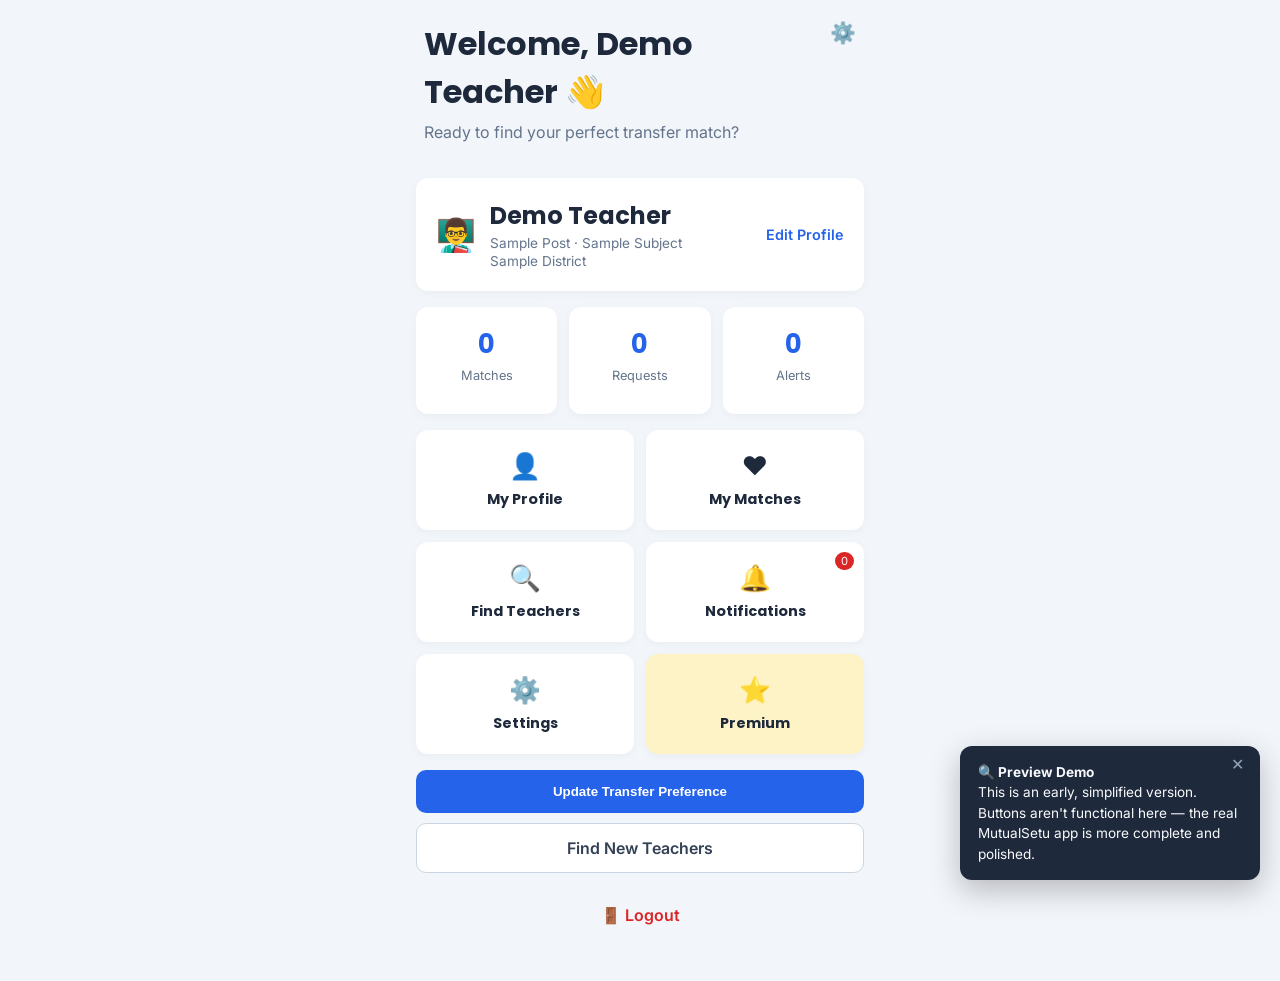
<file: dashboard.html>
<!DOCTYPE html>
<html lang="en">
<head>

<meta charset="UTF-8">
<meta name="viewport" content="width=device-width, initial-scale=1.0">

<title>MutualSetu | Dashboard (Demo)</title>

<meta name="theme-color" content="#2563EB">

<link rel="preconnect" href="https://fonts.googleapis.com">
<link rel="preconnect" href="https://fonts.gstatic.com" crossorigin>
<link href="https://fonts.googleapis.com/css2?family=Inter:wght@400;500;600;700;800&family=Poppins:wght@600;700;800&display=swap" rel="stylesheet">

<style>
  * { box-sizing: border-box; }

  body {
    margin: 0;
    font-family: 'Inter', sans-serif;
    background: #F2F5FA;
    color: #1E293B;
  }

  h1, h2, h3 { font-family: 'Poppins', sans-serif; margin: 0; }

  .dashboard-page { max-width: 480px; margin: 0 auto; padding-bottom: 40px; }

  .dashboard-header {
    display: flex;
    justify-content: space-between;
    align-items: flex-start;
    padding: 20px 24px;
  }
  .dashboard-header p { color: #64748B; margin-top: 6px; }
  .settings-btn {
    text-decoration: none;
    font-size: 1.3rem;
  }

  .profile-card {
    background: #fff;
    margin: 0 16px 16px;
    padding: 20px;
    border-radius: 12px;
    display: flex;
    justify-content: space-between;
    align-items: center;
    box-shadow: 0 2px 8px rgba(0,0,0,0.04);
  }
  .profile-left { display: flex; gap: 14px; align-items: center; }
  .profile-avatar { font-size: 2rem; }
  .profile-left p { margin: 2px 0; color: #64748B; font-size: 0.85rem; }
  .edit-profile { color: #2563EB; text-decoration: none; font-weight: 600; font-size: 0.9rem; }

  .stats-grid {
    display: flex;
    gap: 12px;
    padding: 0 16px 16px;
  }
  .stat-card {
    background: #fff;
    border-radius: 12px;
    padding: 18px;
    flex: 1;
    text-align: center;
    box-shadow: 0 2px 8px rgba(0,0,0,0.04);
  }
  .stat-card h2 { color: #2563EB; font-size: 1.6rem; }
  .stat-card p { color: #64748B; font-size: 0.8rem; margin-top: 4px; }

  .dashboard-grid {
    display: grid;
    grid-template-columns: 1fr 1fr;
    gap: 12px;
    padding: 0 16px 16px;
  }
  .dashboard-item {
    background: #fff;
    border-radius: 12px;
    padding: 20px;
    text-align: center;
    text-decoration: none;
    color: inherit;
    box-shadow: 0 2px 8px rgba(0,0,0,0.04);
    position: relative;
  }
  .dashboard-item .icon { font-size: 1.6rem; margin-bottom: 8px; }
  .dashboard-item h3 { font-size: 0.9rem; }
  .dashboard-item.premium { background: #FEF3C7; }
  .notification-badge {
    position: absolute;
    top: 10px;
    right: 10px;
    background: #DC2626;
    color: #fff;
    font-size: 0.7rem;
    padding: 2px 6px;
    border-radius: 999px;
  }

  .quick-actions {
    display: flex;
    flex-direction: column;
    gap: 10px;
    padding: 0 16px 16px;
  }
  .primary-btn {
    background: #2563EB;
    color: #fff;
    border: none;
    padding: 14px;
    border-radius: 10px;
    font-weight: 600;
    cursor: pointer;
  }
  .secondary-btn {
    background: #fff;
    border: 1px solid #CBD5E1;
    color: #334155;
    padding: 14px;
    border-radius: 10px;
    font-weight: 600;
    text-align: center;
    text-decoration: none;
  }

  .dashboard-footer { padding: 16px; text-align: center; }
  .logout-btn { color: #DC2626; text-decoration: none; font-weight: 600; }
</style>

</head>
<body>

<!-- Demo Notice Toast -->
<div id="demoNotice" style="
  position: fixed;
  bottom: 20px;
  right: 20px;
  max-width: 300px;
  background: #1E293B;
  color: #F8FAFC;
  padding: 16px 18px;
  border-radius: 12px;
  box-shadow: 0 10px 30px rgba(0,0,0,0.25);
  font-family: 'Inter', sans-serif;
  font-size: 0.85rem;
  line-height: 1.5;
  z-index: 9999;
  animation: slideUp 0.4s ease;
">
  <button onclick="document.getElementById('demoNotice').style.display='none'" style="
    position: absolute;
    top: 8px;
    right: 10px;
    background: none;
    border: none;
    color: #94A3B8;
    font-size: 1rem;
    cursor: pointer;
  ">✕</button>
  <strong>🔍 Preview Demo</strong><br>
  This is an early, simplified version. Buttons aren't functional here — the real MutualSetu app is more complete and polished.
</div>

<style>
  @keyframes slideUp {
    from { transform: translateY(20px); opacity: 0; }
    to { transform: translateY(0); opacity: 1; }
  }
</style>

<div class="dashboard-page">

<header class="dashboard-header">
  <div>
    <h1>Welcome, <span id="userName">Demo Teacher</span> 👋</h1>
    <p>Ready to find your perfect transfer match?</p>
  </div>
  <a href="#" class="settings-btn">⚙️</a>
</header>

<div class="profile-card">
  <div class="profile-left">
    <div class="profile-avatar">👨‍🏫</div>
    <div>
      <h2 id="profileName">Demo Teacher</h2>
      <p id="profilePost">Sample Post · Sample Subject</p>
      <p id="profileLocation">Sample District</p>
    </div>
  </div>
  <a href="#" class="edit-profile">Edit Profile</a>
</div>

<div class="stats-grid">
  <div class="stat-card"><h2 id="matchesCount">0</h2><p>Matches</p></div>
  <div class="stat-card"><h2 id="requestsCount">0</h2><p>Requests</p></div>
  <div class="stat-card"><h2 id="alertsCount">0</h2><p>Alerts</p></div>
</div>

<div class="dashboard-grid">
  <a href="#" class="dashboard-item"><div class="icon">👤</div><h3>My Profile</h3></a>
  <a href="#" class="dashboard-item"><div class="icon">❤️</div><h3>My Matches</h3></a>
  <a href="#" class="dashboard-item"><div class="icon">🔍</div><h3>Find Teachers</h3></a>
  <a href="#" class="dashboard-item notification-item">
    <div class="icon">🔔</div><h3>Notifications</h3>
    <span class="notification-badge">0</span>
  </a>
  <a href="#" class="dashboard-item"><div class="icon">⚙️</div><h3>Settings</h3></a>
  <a href="#" class="dashboard-item premium"><div class="icon">⭐</div><h3>Premium</h3></a>
</div>

<div class="quick-actions">
  <button class="primary-btn">Update Transfer Preference</button>
  <a href="#" class="secondary-btn">Find New Teachers</a>
</div>

<div class="dashboard-footer">
  <a href="#" class="logout-btn">🚪 Logout</a>
</div>

</div>

<script>
  // MutualSetu — Dummy Demo Script
  // No real auth, no real data, no real matching logic.
  console.log("MutualSetu demo — static preview only.");
</script>

</body>
</html>
</file>
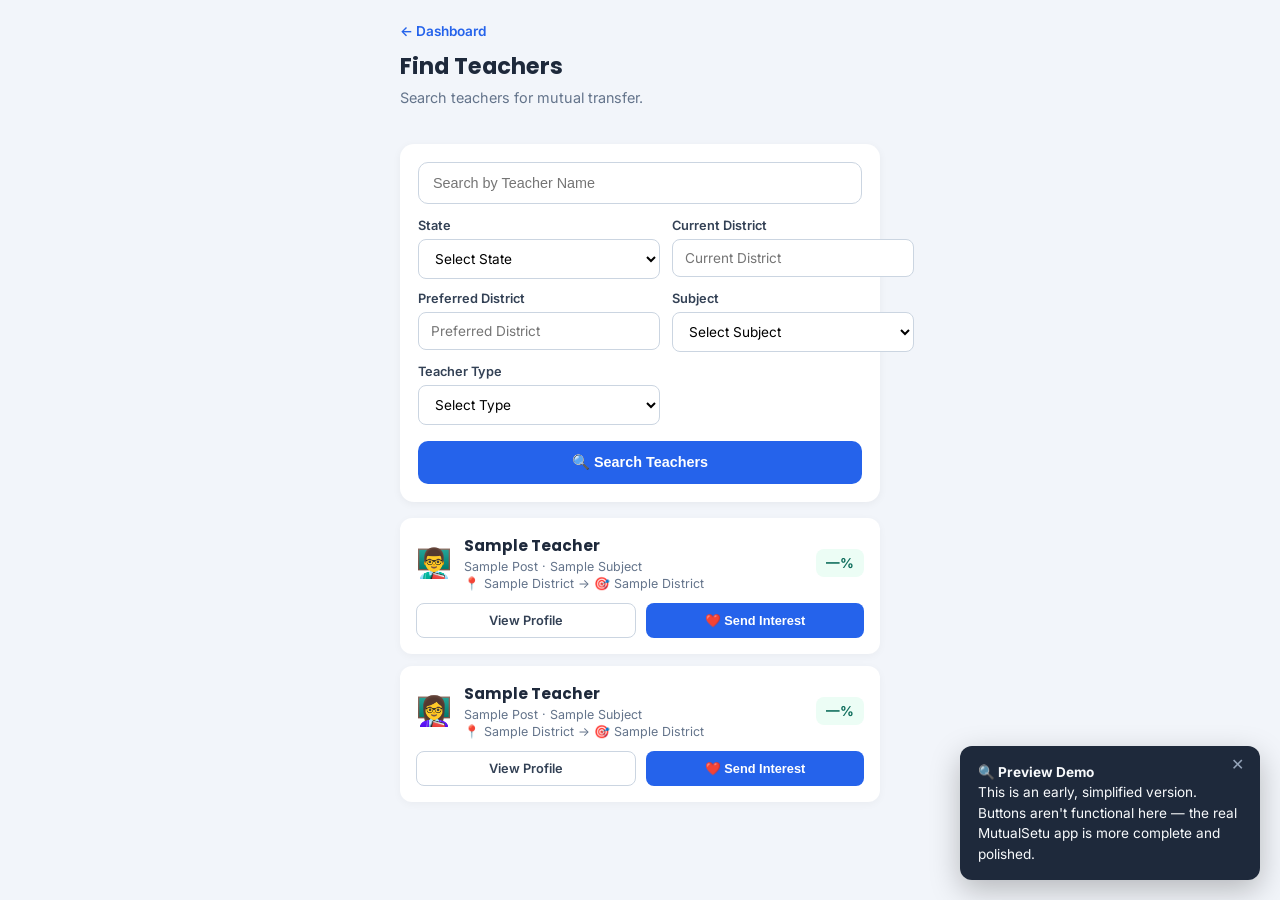
<file: find-teachers.html>
<!DOCTYPE html>
<html lang="en">
<head>

<meta charset="UTF-8">
<meta name="viewport" content="width=device-width, initial-scale=1.0">

<title>MutualSetu | Find Teachers (Demo)</title>

<meta name="theme-color" content="#2563EB">

<link rel="preconnect" href="https://fonts.googleapis.com">
<link rel="preconnect" href="https://fonts.gstatic.com" crossorigin>
<link href="https://fonts.googleapis.com/css2?family=Inter:wght@400;500;600;700;800&family=Poppins:wght@600;700;800&display=swap" rel="stylesheet">

<style>
  * { box-sizing: border-box; }

  body { margin: 0; font-family: 'Inter', sans-serif; background: #F2F5FA; color: #1E293B; }
  h1, h2, h3 { font-family: 'Poppins', sans-serif; margin: 0; }

  .find-page { max-width: 520px; margin: 0 auto; padding-bottom: 40px; }

  .find-header { padding: 20px 20px 8px; }
  .back-btn { display: inline-block; text-decoration: none; color: #2563EB; font-weight: 600; font-size: 0.85rem; margin-bottom: 10px; }
  .find-header h1 { font-size: 1.4rem; }
  .find-header p { color: #64748B; margin-top: 6px; font-size: 0.9rem; }

  .search-card { background: #fff; margin: 16px 20px; padding: 18px; border-radius: 14px; box-shadow: 0 2px 8px rgba(0,0,0,0.05); }
  .search-box input { width: 100%; padding: 12px 14px; border-radius: 10px; border: 1px solid #CBD5E1; font-size: 0.9rem; margin-bottom: 14px; }

  .filter-grid { display: grid; grid-template-columns: 1fr 1fr; gap: 12px; }
  .form-group { display: flex; flex-direction: column; gap: 6px; }
  .form-group label { font-size: 0.8rem; font-weight: 600; color: #334155; }
  .form-group input, .form-group select { padding: 10px 12px; border-radius: 8px; border: 1px solid #CBD5E1; font-size: 0.85rem; font-family: inherit; background: #fff; }

  .search-btn { width: 100%; margin-top: 16px; padding: 13px; background: #2563EB; color: #fff; border: none; border-radius: 10px; font-weight: 600; font-size: 0.9rem; cursor: pointer; }

  .teachers-list { padding: 0 20px; display: flex; flex-direction: column; gap: 12px; }

  .teacher-card { background: #fff; border-radius: 12px; padding: 16px; box-shadow: 0 2px 8px rgba(0,0,0,0.04); }
  .teacher-top { display: flex; align-items: center; gap: 12px; }
  .teacher-avatar { font-size: 1.8rem; }
  .teacher-info { flex: 1; }
  .teacher-info h2 { font-size: 0.95rem; }
  .teacher-info p { font-size: 0.78rem; color: #64748B; margin: 2px 0 0; }
  .match-score { font-weight: 700; font-size: 0.85rem; color: #0F6E5C; background: #ECFDF5; padding: 6px 10px; border-radius: 8px; }
  .teacher-actions { display: flex; gap: 10px; margin-top: 12px; }
  .view-btn, .interest-btn { flex: 1; text-align: center; padding: 9px; border-radius: 8px; font-size: 0.8rem; font-weight: 600; text-decoration: none; cursor: pointer; border: none; }
  .view-btn { background: #fff; border: 1px solid #CBD5E1; color: #334155; }
  .interest-btn { background: #2563EB; color: #fff; }

  @keyframes slideUp {
    from { transform: translateY(20px); opacity: 0; }
    to { transform: translateY(0); opacity: 1; }
  }
</style>

</head>
<body>

<div class="find-page">

<header class="find-header">
  <a href="#" class="back-btn">← Dashboard</a>
  <h1>Find Teachers</h1>
  <p>Search teachers for mutual transfer.</p>
</header>

<section class="search-card">

  <div class="search-box">
    <input type="text" placeholder="Search by Teacher Name">
  </div>

  <div class="filter-grid">

    <div class="form-group">
      <label>State</label>
      <select><option value="">Select State</option><option>Sample State</option></select>
    </div>

    <div class="form-group">
      <label>Current District</label>
      <input type="text" placeholder="Current District">
    </div>

    <div class="form-group">
      <label>Preferred District</label>
      <input type="text" placeholder="Preferred District">
    </div>

    <div class="form-group">
      <label>Subject</label>
      <select><option value="">Select Subject</option><option>Sample Subject</option></select>
    </div>

    <div class="form-group">
      <label>Teacher Type</label>
      <select><option value="">Select Type</option><option>Sample Type</option></select>
    </div>

  </div>

  <button class="search-btn">🔍 Search Teachers</button>

</section>

<section class="teachers-list">

  <div class="teacher-card">
    <div class="teacher-top">
      <div class="teacher-avatar">👨‍🏫</div>
      <div class="teacher-info">
        <h2>Sample Teacher</h2>
        <p>Sample Post · Sample Subject</p>
        <p>📍 Sample District → 🎯 Sample District</p>
      </div>
      <div class="match-score">—%</div>
    </div>
    <div class="teacher-actions">
      <a href="#" class="view-btn">View Profile</a>
      <button class="interest-btn">❤️ Send Interest</button>
    </div>
  </div>

  <div class="teacher-card">
    <div class="teacher-top">
      <div class="teacher-avatar">👩‍🏫</div>
      <div class="teacher-info">
        <h2>Sample Teacher</h2>
        <p>Sample Post · Sample Subject</p>
        <p>📍 Sample District → 🎯 Sample District</p>
      </div>
      <div class="match-score">—%</div>
    </div>
    <div class="teacher-actions">
      <a href="#" class="view-btn">View Profile</a>
      <button class="interest-btn">❤️ Send Interest</button>
    </div>
  </div>

</section>

</div>

<!-- Demo Notice Toast -->
<div id="demoNotice" style="
  position: fixed;
  bottom: 20px;
  right: 20px;
  max-width: 300px;
  background: #1E293B;
  color: #F8FAFC;
  padding: 16px 18px;
  border-radius: 12px;
  box-shadow: 0 10px 30px rgba(0,0,0,0.25);
  font-family: 'Inter', sans-serif;
  font-size: 0.85rem;
  line-height: 1.5;
  z-index: 9999;
  animation: slideUp 0.4s ease;
">
  <button onclick="document.getElementById('demoNotice').style.display='none'" style="
    position: absolute;
    top: 8px;
    right: 10px;
    background: none;
    border: none;
    color: #94A3B8;
    font-size: 1rem;
    cursor: pointer;
  ">✕</button>
  <strong>🔍 Preview Demo</strong><br>
  This is an early, simplified version. Buttons aren't functional here — the real MutualSetu app is more complete and polished.
</div>

<script>
  // MutualSetu — Dummy Demo Script
  // No real auth, storage, search, or
  // matching logic. Sample cards are
  // static — nothing here is live data.
  console.log("MutualSetu demo — static preview only.");
</script>

</body>
</html>
</file>
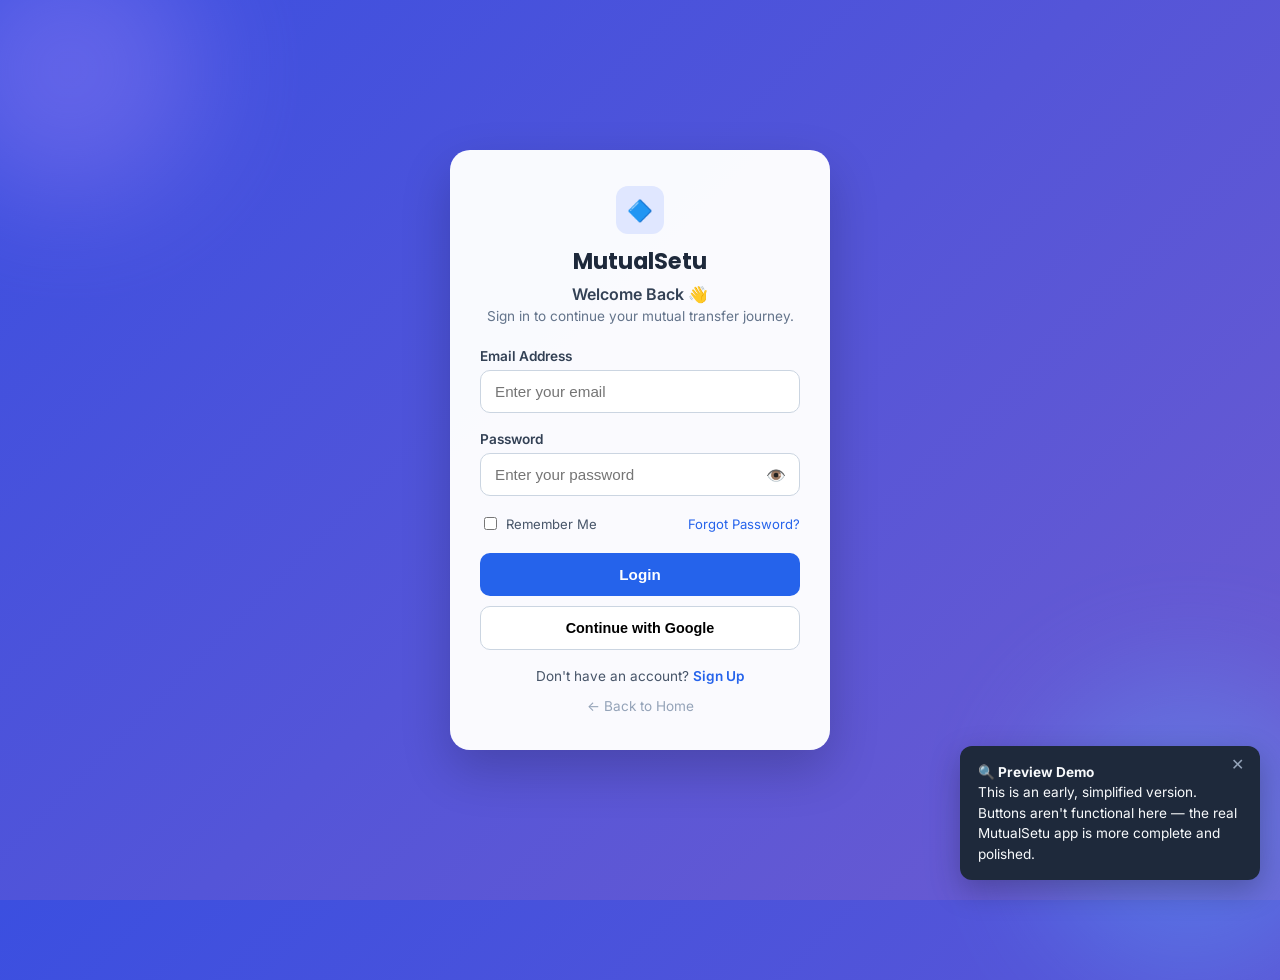
<file: login.html>
<!DOCTYPE html>
<html lang="en">
<head>

<meta charset="UTF-8">
<meta name="viewport" content="width=device-width, initial-scale=1.0">

<title>MutualSetu | Teacher Login (Demo)</title>

<meta name="theme-color" content="#2563EB">

<link rel="preconnect" href="https://fonts.googleapis.com">
<link rel="preconnect" href="https://fonts.gstatic.com" crossorigin>
<link href="https://fonts.googleapis.com/css2?family=Inter:wght@400;500;600;700;800&family=Poppins:wght@600;700;800&display=swap" rel="stylesheet">

<style>
  * { box-sizing: border-box; }

  body {
    margin: 0;
    font-family: 'Inter', sans-serif;
    min-height: 100vh;
    display: flex;
    align-items: center;
    justify-content: center;
    background: linear-gradient(135deg, #3B4FE0 0%, #6D5BD0 100%);
    position: relative;
    overflow: hidden;
    padding: 24px;
  }

  .background-blur { position: absolute; border-radius: 50%; filter: blur(60px); opacity: 0.35; z-index: 0; }
  .blur-one { width: 260px; height: 260px; background: #A78BFA; top: -60px; left: -60px; }
  .blur-two { width: 300px; height: 300px; background: #60A5FA; bottom: -80px; right: -60px; }

  .login-card {
    position: relative;
    z-index: 1;
    background: rgba(255,255,255,0.97);
    border-radius: 20px;
    padding: 36px 30px;
    max-width: 380px;
    width: 100%;
    box-shadow: 0 20px 50px rgba(0,0,0,0.2);
  }

  .logo-section { text-align: center; margin-bottom: 24px; }
  .logo-placeholder { width: 48px; height: 48px; margin: 0 auto 10px; border-radius: 12px; background: #E0E7FF; display: flex; align-items: center; justify-content: center; font-size: 1.3rem; }
  .logo-section h1 { font-family: 'Poppins', sans-serif; font-size: 1.4rem; margin: 0 0 6px; color: #1E293B; }
  .logo-section p { margin: 0; color: #334155; font-weight: 600; }
  .logo-section span { display: block; margin-top: 4px; color: #64748B; font-size: 0.85rem; }

  .input-group { margin-bottom: 18px; }
  .input-group label { display: block; font-size: 0.85rem; font-weight: 600; color: #334155; margin-bottom: 6px; }
  .input-group input { width: 100%; padding: 12px 14px; border-radius: 10px; border: 1px solid #CBD5E1; font-size: 0.95rem; }

  .password-box { position: relative; }
  .password-box input { padding-right: 40px; }
  .eye-btn { position: absolute; right: 8px; top: 50%; transform: translateY(-50%); background: none; border: none; cursor: pointer; font-size: 1rem; }

  .login-options { display: flex; justify-content: space-between; align-items: center; font-size: 0.82rem; margin-bottom: 20px; }
  .remember { display: flex; align-items: center; gap: 6px; color: #475569; }
  .login-options a { color: #2563EB; text-decoration: none; }

  .login-btn { width: 100%; padding: 13px; background: #2563EB; color: #fff; border: none; border-radius: 10px; font-weight: 600; font-size: 0.95rem; cursor: pointer; margin-bottom: 10px; }
  .google-btn { width: 100%; padding: 13px; background: #fff; border: 1px solid #CBD5E1; border-radius: 10px; font-weight: 600; font-size: 0.9rem; cursor: pointer; }

  .bottom-links { text-align: center; margin-top: 18px; font-size: 0.85rem; color: #475569; }
  .bottom-links a { color: #2563EB; text-decoration: none; font-weight: 600; }
  .home-link { display: block; margin-top: 10px; color: #94A3B8 !important; font-weight: 400 !important; }

  @keyframes slideUp {
    from { transform: translateY(20px); opacity: 0; }
    to { transform: translateY(0); opacity: 1; }
  }
</style>

</head>
<body>

<div class="background-blur blur-one"></div>
<div class="background-blur blur-two"></div>

<div class="login-card">

    <div class="logo-section">
        <div class="logo-placeholder">🔷</div>
        <h1>MutualSetu</h1>
        <p>Welcome Back 👋</p>
        <span>Sign in to continue your mutual transfer journey.</span>
    </div>

    <form id="loginForm" onsubmit="return false;">

        <div class="input-group">
            <label>Email Address</label>
            <input type="email" placeholder="Enter your email">
        </div>

        <div class="input-group">
            <label>Password</label>
            <div class="password-box">
                <input type="password" placeholder="Enter your password">
                <button type="button" class="eye-btn">👁️</button>
            </div>
        </div>

        <div class="login-options">
            <label class="remember">
                <input type="checkbox">
                Remember Me
            </label>
            <a href="#">Forgot Password?</a>
        </div>

        <button type="submit" class="login-btn">Login</button>
        <button type="button" class="google-btn">Continue with Google</button>

    </form>

    <div class="bottom-links">
        <p>Don't have an account? <a href="#">Sign Up</a></p>
        <a href="#" class="home-link">← Back to Home</a>
    </div>

</div>

<script>
  // MutualSetu — Dummy Demo Script
  // No real authentication logic here.
  console.log("MutualSetu demo — static preview only.");
</script>

<!-- Demo Notice Toast -->
<div id="demoNotice" style="
  position: fixed;
  bottom: 20px;
  right: 20px;
  max-width: 300px;
  background: #1E293B;
  color: #F8FAFC;
  padding: 16px 18px;
  border-radius: 12px;
  box-shadow: 0 10px 30px rgba(0,0,0,0.25);
  font-family: 'Inter', sans-serif;
  font-size: 0.85rem;
  line-height: 1.5;
  z-index: 9999;
  animation: slideUp 0.4s ease;
">
  <button onclick="document.getElementById('demoNotice').style.display='none'" style="
    position: absolute;
    top: 8px;
    right: 10px;
    background: none;
    border: none;
    color: #94A3B8;
    font-size: 1rem;
    cursor: pointer;
  ">✕</button>
  <strong>🔍 Preview Demo</strong><br>
  This is an early, simplified version. Buttons aren't functional here — the real MutualSetu app is more complete and polished.
</div>

</body>
</html>
</file>
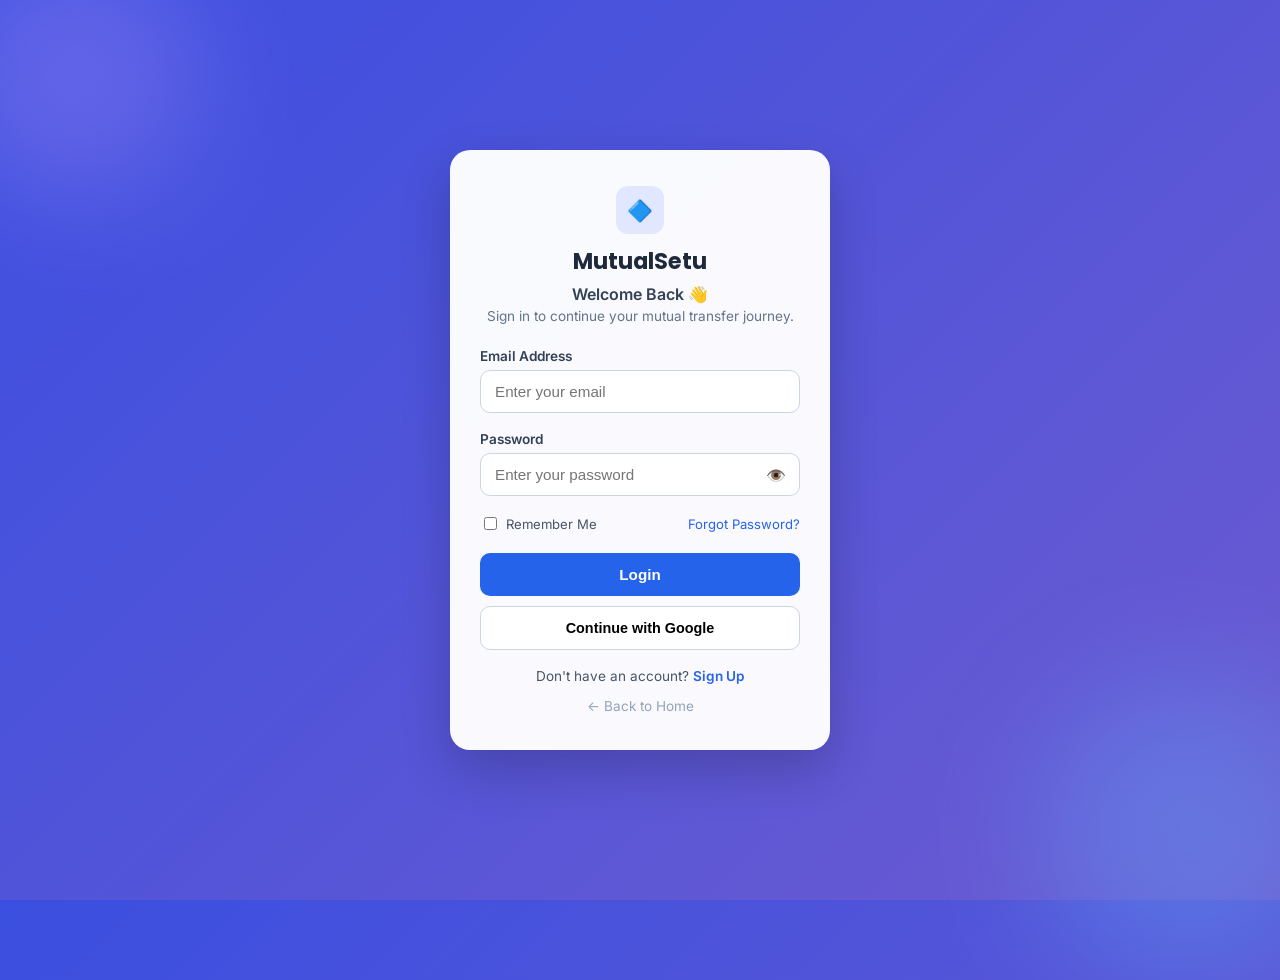
<file: matches.html>
<!DOCTYPE html>
<html lang="en">
<head>

<meta charset="UTF-8">
<meta name="viewport" content="width=device-width, initial-scale=1.0">

<title>MutualSetu | Teacher Login (Demo)</title>

<meta name="theme-color" content="#2563EB">

<link rel="preconnect" href="https://fonts.googleapis.com">
<link rel="preconnect" href="https://fonts.gstatic.com" crossorigin>
<link href="https://fonts.googleapis.com/css2?family=Inter:wght@400;500;600;700;800&family=Poppins:wght@600;700;800&display=swap" rel="stylesheet">

<style>
  * { box-sizing: border-box; }

  body {
    margin: 0;
    font-family: 'Inter', sans-serif;
    min-height: 100vh;
    display: flex;
    align-items: center;
    justify-content: center;
    background: linear-gradient(135deg, #3B4FE0 0%, #6D5BD0 100%);
    position: relative;
    overflow: hidden;
    padding: 24px;
  }

  .background-blur {
    position: absolute;
    border-radius: 50%;
    filter: blur(60px);
    opacity: 0.35;
    z-index: 0;
  }
  .blur-one { width: 260px; height: 260px; background: #A78BFA; top: -60px; left: -60px; }
  .blur-two { width: 300px; height: 300px; background: #60A5FA; bottom: -80px; right: -60px; }

  .login-card {
    position: relative;
    z-index: 1;
    background: rgba(255,255,255,0.97);
    border-radius: 20px;
    padding: 36px 30px;
    max-width: 380px;
    width: 100%;
    box-shadow: 0 20px 50px rgba(0,0,0,0.2);
  }

  .logo-section { text-align: center; margin-bottom: 24px; }
  .logo-placeholder {
    width: 48px; height: 48px;
    margin: 0 auto 10px;
    border-radius: 12px;
    background: #E0E7FF;
    display: flex; align-items: center; justify-content: center;
    font-size: 1.3rem;
  }
  .logo-section h1 { font-family: 'Poppins', sans-serif; font-size: 1.4rem; margin: 0 0 6px; color: #1E293B; }
  .logo-section p { margin: 0; color: #334155; font-weight: 600; }
  .logo-section span { display: block; margin-top: 4px; color: #64748B; font-size: 0.85rem; }

  .input-group { margin-bottom: 18px; }
  .input-group label { display: block; font-size: 0.85rem; font-weight: 600; color: #334155; margin-bottom: 6px; }
  .input-group input { width: 100%; padding: 12px 14px; border-radius: 10px; border: 1px solid #CBD5E1; font-size: 0.95rem; }

  .password-box { position: relative; }
  .password-box input { padding-right: 40px; }
  .eye-btn { position: absolute; right: 8px; top: 50%; transform: translateY(-50%); background: none; border: none; cursor: pointer; font-size: 1rem; }

  .login-options { display: flex; justify-content: space-between; align-items: center; font-size: 0.82rem; margin-bottom: 20px; }
  .remember { display: flex; align-items: center; gap: 6px; color: #475569; }
  .login-options a { color: #2563EB; text-decoration: none; }

  .login-btn { width: 100%; padding: 13px; background: #2563EB; color: #fff; border: none; border-radius: 10px; font-weight: 600; font-size: 0.95rem; cursor: pointer; margin-bottom: 10px; }
  .google-btn { width: 100%; padding: 13px; background: #fff; border: 1px solid #CBD5E1; border-radius: 10px; font-weight: 600; font-size: 0.9rem; cursor: pointer; }

  .bottom-links { text-align: center; margin-top: 18px; font-size: 0.85rem; color: #475569; }
  .bottom-links a { color: #2563EB; text-decoration: none; font-weight: 600; }
  .home-link { display: block; margin-top: 10px; color: #94A3B8 !important; font-weight: 400 !important; }
</style>

</head>
<body>

<div class="background-blur blur-one"></div>
<div class="background-blur blur-two"></div>

<div class="login-card">

    <div class="logo-section">
        <div class="logo-placeholder">🔷</div>
        <h1>MutualSetu</h1>
        <p>Welcome Back 👋</p>
        <span>Sign in to continue your mutual transfer journey.</span>
    </div>

    <form id="loginForm" onsubmit="return false;">

        <div class="input-group">
            <label>Email Address</label>
            <input type="email" placeholder="Enter your email">
        </div>

        <div class="input-group">
            <label>Password</label>
            <div class="password-box">
                <input type="password" placeholder="Enter your password">
                <button type="button" class="eye-btn">👁️</button>
            </div>
        </div>

        <div class="login-options">
            <label class="remember">
                <input type="checkbox">
                Remember Me
            </label>
            <a href="#">Forgot Password?</a>
        </div>

        <button type="submit" class="login-btn">Login</button>
        <button type="button" class="google-btn">Continue with Google</button>

    </form>

    <div class="bottom-links">
        <p>Don't have an account? <a href="#">Sign Up</a></p>
        <a href="#" class="home-link">← Back to Home</a>
    </div>

</div>

<script>
  // MutualSetu — Dummy Demo Script
  // No real authentication logic here.
  console.log("MutualSetu demo — static preview only.");
</script>

</body>
</html>
</file>
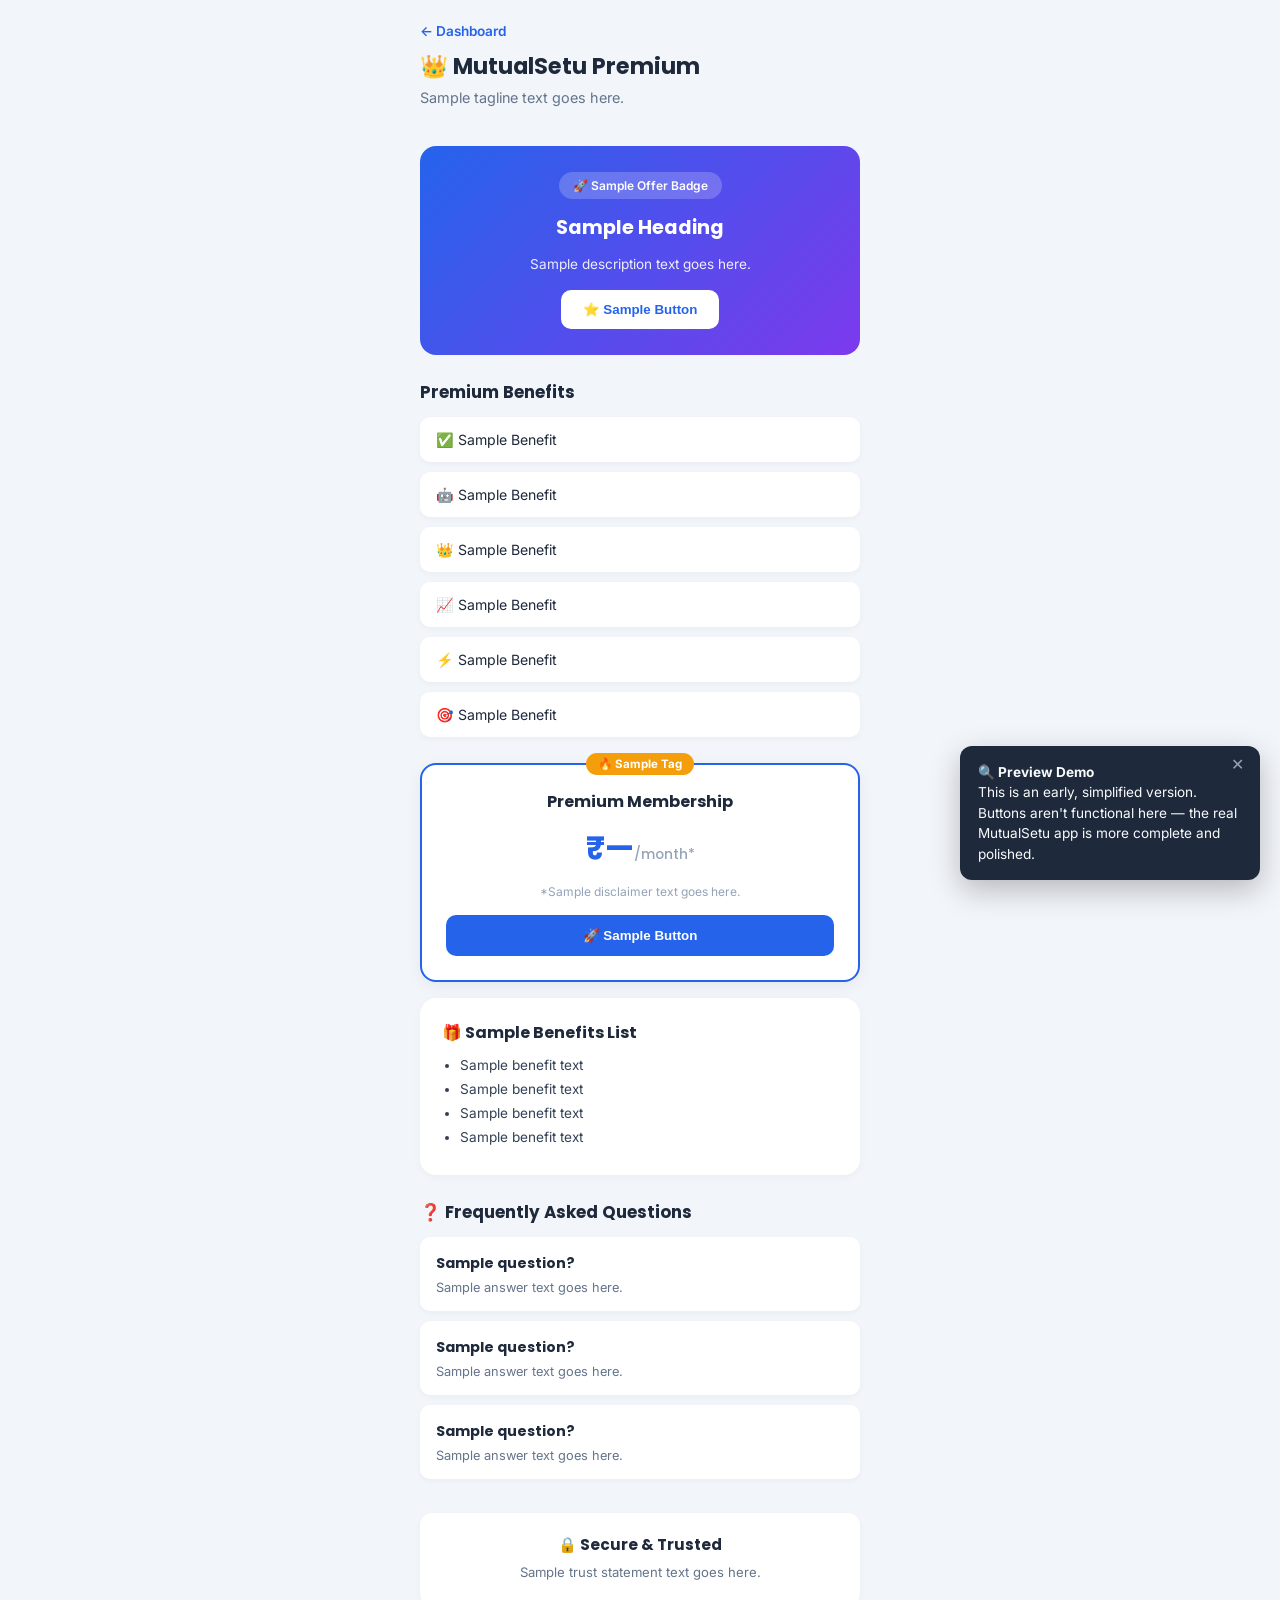
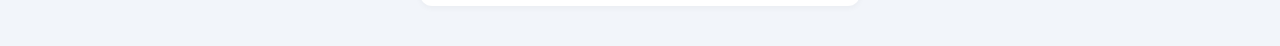
<file: premium.html>
<!DOCTYPE html>
<html lang="en">
<head>

<meta charset="UTF-8">
<meta name="viewport" content="width=device-width, initial-scale=1.0">

<title>MutualSetu | Premium (Demo)</title>

<link rel="preconnect" href="https://fonts.googleapis.com">
<link rel="preconnect" href="https://fonts.gstatic.com" crossorigin>
<link href="https://fonts.googleapis.com/css2?family=Inter:wght@400;500;600;700;800&family=Poppins:wght@600;700;800&display=swap" rel="stylesheet">

<style>
  * { box-sizing: border-box; }

  body { margin: 0; font-family: 'Inter', sans-serif; background: #F2F5FA; color: #1E293B; }
  h1, h2, h3 { font-family: 'Poppins', sans-serif; margin: 0; }

  .premium-page { max-width: 480px; margin: 0 auto; padding-bottom: 40px; }

  .premium-header { padding: 20px 20px 10px; }
  .back-btn { display: inline-block; text-decoration: none; color: #2563EB; font-weight: 600; font-size: 0.85rem; margin-bottom: 10px; }
  .premium-header h1 { font-size: 1.4rem; }
  .premium-header p { color: #64748B; margin-top: 6px; font-size: 0.9rem; }

  .hero-card { background: linear-gradient(135deg, #2563EB, #7C3AED); color: #fff; margin: 16px 20px; padding: 26px 22px; border-radius: 16px; text-align: center; }
  .early-badge { display: inline-block; background: rgba(255,255,255,0.2); padding: 6px 14px; border-radius: 999px; font-size: 0.75rem; font-weight: 600; margin-bottom: 14px; }
  .hero-card h2 { font-size: 1.2rem; margin-bottom: 10px; }
  .hero-card p { font-size: 0.85rem; opacity: 0.9; margin-bottom: 18px; }
  .upgrade-btn { background: #fff; color: #2563EB; border: none; padding: 12px 22px; border-radius: 10px; font-weight: 700; cursor: pointer; }

  .benefits { padding: 8px 20px; }
  .benefits h2 { font-size: 1.05rem; margin-bottom: 12px; }
  .benefit-card { background: #fff; padding: 14px 16px; border-radius: 10px; margin-bottom: 10px; font-size: 0.88rem; box-shadow: 0 2px 6px rgba(0,0,0,0.04); }

  .pricing { padding: 8px 20px; }
  .pricing-card { background: #fff; border-radius: 16px; padding: 24px; text-align: center; position: relative; box-shadow: 0 4px 16px rgba(0,0,0,0.06); margin-bottom: 16px; border: 2px solid #2563EB; }
  .popular-badge { position: absolute; top: -12px; left: 50%; transform: translateX(-50%); background: #F59E0B; color: #fff; padding: 4px 12px; border-radius: 999px; font-size: 0.72rem; font-weight: 700; }
  .pricing-card h2 { font-size: 1rem; margin-bottom: 10px; }
  .pricing-card h1 { font-size: 2rem; color: #2563EB; margin-bottom: 6px; }
  .pricing-card h1 span { font-size: 0.85rem; color: #94A3B8; font-weight: 500; }
  .pricing-card > p { font-size: 0.75rem; color: #94A3B8; margin-bottom: 16px; }
  .premium-btn { width: 100%; padding: 13px; background: #2563EB; color: #fff; border: none; border-radius: 10px; font-weight: 700; cursor: pointer; }

  .supporter-card { background: #fff; border-radius: 16px; padding: 22px; box-shadow: 0 2px 8px rgba(0,0,0,0.04); }
  .supporter-card h2 { font-size: 1rem; margin-bottom: 12px; }
  .supporter-card ul { margin: 0; padding-left: 18px; font-size: 0.85rem; color: #334155; }
  .supporter-card li { margin-bottom: 8px; }

  .faq-section { padding: 16px 20px 8px; }
  .faq-section h2 { font-size: 1.05rem; margin-bottom: 12px; }
  .faq-card { background: #fff; padding: 16px; border-radius: 10px; margin-bottom: 10px; box-shadow: 0 2px 6px rgba(0,0,0,0.04); }
  .faq-card h3 { font-size: 0.88rem; margin-bottom: 6px; }
  .faq-card p { font-size: 0.8rem; color: #64748B; margin: 0; }

  .trust-box { margin: 16px 20px 0; padding: 20px; background: #fff; border-radius: 12px; text-align: center; box-shadow: 0 2px 6px rgba(0,0,0,0.04); }
  .trust-box h2 { font-size: 0.95rem; margin-bottom: 8px; }
  .trust-box p { font-size: 0.82rem; color: #64748B; margin: 6px 0; }

  @keyframes slideUp {
    from { transform: translateY(20px); opacity: 0; }
    to { transform: translateY(0); opacity: 1; }
  }
</style>

</head>
<body>

<div class="premium-page">

<header class="premium-header">
  <a href="#" class="back-btn">← Dashboard</a>
  <h1>👑 MutualSetu Premium</h1>
  <p>Sample tagline text goes here.</p>
</header>

<section class="hero-card">
  <div class="early-badge">🚀 Sample Offer Badge</div>
  <h2>Sample Heading</h2>
  <p>Sample description text goes here.</p>
  <button class="upgrade-btn">⭐ Sample Button</button>
</section>

<section class="benefits">
  <h2>Premium Benefits</h2>
  <div class="benefit-card">✅ Sample Benefit</div>
  <div class="benefit-card">🤖 Sample Benefit</div>
  <div class="benefit-card">👑 Sample Benefit</div>
  <div class="benefit-card">📈 Sample Benefit</div>
  <div class="benefit-card">⚡ Sample Benefit</div>
  <div class="benefit-card">🎯 Sample Benefit</div>
</section>

<section class="pricing">

  <div class="pricing-card">
    <div class="popular-badge">🔥 Sample Tag</div>
    <h2>Premium Membership</h2>
    <h1>₹—<span>/month*</span></h1>
    <p>*Sample disclaimer text goes here.</p>
    <button class="premium-btn">🚀 Sample Button</button>
  </div>

  <div class="supporter-card">
    <h2>🎁 Sample Benefits List</h2>
    <ul>
      <li>Sample benefit text</li>
      <li>Sample benefit text</li>
      <li>Sample benefit text</li>
      <li>Sample benefit text</li>
    </ul>
  </div>

</section>

<section class="faq-section">
  <h2>❓ Frequently Asked Questions</h2>

  <div class="faq-card">
    <h3>Sample question?</h3>
    <p>Sample answer text goes here.</p>
  </div>

  <div class="faq-card">
    <h3>Sample question?</h3>
    <p>Sample answer text goes here.</p>
  </div>

  <div class="faq-card">
    <h3>Sample question?</h3>
    <p>Sample answer text goes here.</p>
  </div>

</section>

<section class="trust-box">
  <h2>🔒 Secure & Trusted</h2>
  <p>Sample trust statement text goes here.</p>
</section>

</div>

<!-- Demo Notice Toast -->
<div id="demoNotice" style="
  position: fixed;
  bottom: 20px;
  right: 20px;
  max-width: 300px;
  background: #1E293B;
  color: #F8FAFC;
  padding: 16px 18px;
  border-radius: 12px;
  box-shadow: 0 10px 30px rgba(0,0,0,0.25);
  font-family: 'Inter', sans-serif;
  font-size: 0.85rem;
  line-height: 1.5;
  z-index: 9999;
  animation: slideUp 0.4s ease;
">
  <button onclick="document.getElementById('demoNotice').style.display='none'" style="
    position: absolute;
    top: 8px;
    right: 10px;
    background: none;
    border: none;
    color: #94A3B8;
    font-size: 1rem;
    cursor: pointer;
  ">✕</button>
  <strong>🔍 Preview Demo</strong><br>
  This is an early, simplified version. Buttons aren't functional here — the real MutualSetu app is more complete and polished.
</div>

<script>
  // MutualSetu — Dummy Demo Script
  // No real auth or premium logic here.
  console.log("MutualSetu demo — static preview only.");
</script>

</body>
</html>
</file>
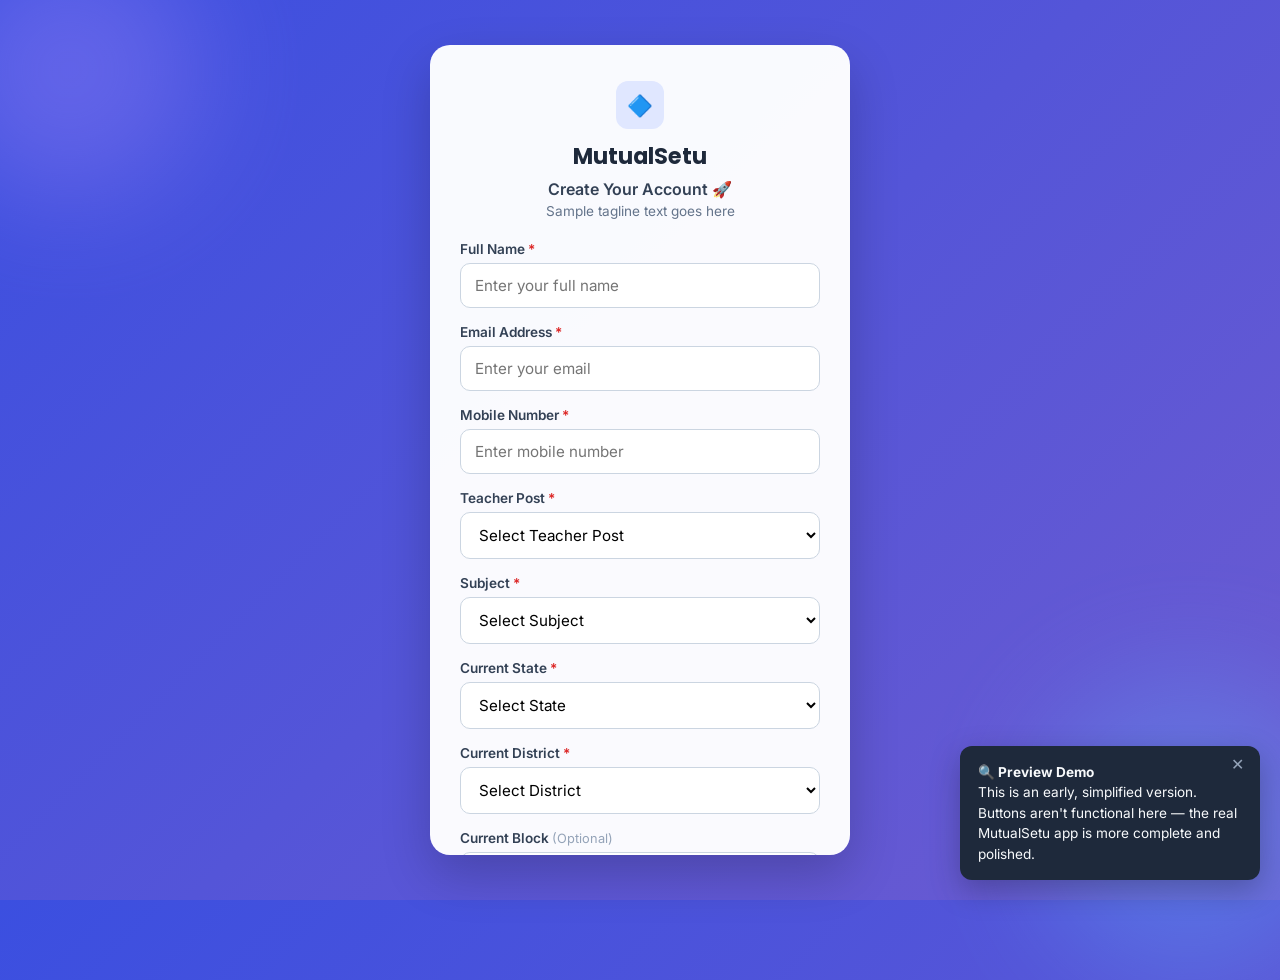
<file: signup.html>
<!DOCTYPE html>
<html lang="en">
<head>

<meta charset="UTF-8">
<meta name="viewport" content="width=device-width, initial-scale=1.0">

<title>MutualSetu | Create Account (Demo)</title>

<meta name="theme-color" content="#2563EB">

<link rel="preconnect" href="https://fonts.googleapis.com">
<link rel="preconnect" href="https://fonts.gstatic.com" crossorigin>
<link href="https://fonts.googleapis.com/css2?family=Inter:wght@400;500;600;700;800&family=Poppins:wght@600;700;800&display=swap" rel="stylesheet">

<style>
  * { box-sizing: border-box; }

  body {
    margin: 0;
    font-family: 'Inter', sans-serif;
    min-height: 100vh;
    display: flex;
    align-items: center;
    justify-content: center;
    background: linear-gradient(135deg, #3B4FE0 0%, #6D5BD0 100%);
    position: relative;
    overflow: hidden;
    padding: 24px;
  }

  .background-blur { position: absolute; border-radius: 50%; filter: blur(60px); opacity: 0.35; z-index: 0; }
  .blur-one { width: 260px; height: 260px; background: #A78BFA; top: -60px; left: -60px; }
  .blur-two { width: 300px; height: 300px; background: #60A5FA; bottom: -80px; right: -60px; }

  .signup-card {
    position: relative;
    z-index: 1;
    background: rgba(255,255,255,0.97);
    border-radius: 20px;
    padding: 36px 30px;
    max-width: 420px;
    width: 100%;
    box-shadow: 0 20px 50px rgba(0,0,0,0.2);
    max-height: 90vh;
    overflow-y: auto;
  }

  .logo-section { text-align: center; margin-bottom: 22px; }
  .logo-placeholder { width: 48px; height: 48px; margin: 0 auto 10px; border-radius: 12px; background: #E0E7FF; display: flex; align-items: center; justify-content: center; font-size: 1.3rem; }
  .logo-section h1 { font-family: 'Poppins', sans-serif; font-size: 1.4rem; margin: 0 0 6px; color: #1E293B; }
  .logo-section p { margin: 0; color: #334155; font-weight: 600; }
  .logo-section span { display: block; margin-top: 4px; color: #64748B; font-size: 0.85rem; }

  .input-group { margin-bottom: 16px; }
  .input-group label { display: block; font-size: 0.85rem; font-weight: 600; color: #334155; margin-bottom: 6px; }
  .required { color: #DC2626; }
  .optional { color: #94A3B8; font-weight: 400; font-size: 0.8rem; }
  .input-group input, .input-group select { width: 100%; padding: 12px 14px; border-radius: 10px; border: 1px solid #CBD5E1; font-size: 0.95rem; font-family: inherit; background: #fff; }

  .password-box { position: relative; }
  .password-box input { padding-right: 40px; }
  .eye-btn { position: absolute; right: 8px; top: 50%; transform: translateY(-50%); background: none; border: none; cursor: pointer; font-size: 1rem; }

  .remember { display: flex; align-items: center; gap: 8px; font-size: 0.82rem; color: #475569; margin: 14px 0 18px; }

  .signup-btn { width: 100%; padding: 13px; background: #2563EB; color: #fff; border: none; border-radius: 10px; font-weight: 600; font-size: 0.95rem; cursor: pointer; margin-bottom: 10px; }
  .google-btn { width: 100%; padding: 13px; background: #fff; border: 1px solid #CBD5E1; border-radius: 10px; font-weight: 600; font-size: 0.9rem; cursor: pointer; }

  .bottom-links { text-align: center; margin-top: 18px; font-size: 0.85rem; color: #475569; }
  .bottom-links a { color: #2563EB; text-decoration: none; font-weight: 600; }
  .home-link { display: block; margin-top: 10px; color: #94A3B8 !important; font-weight: 400 !important; }

  @keyframes slideUp {
    from { transform: translateY(20px); opacity: 0; }
    to { transform: translateY(0); opacity: 1; }
  }
</style>

</head>
<body>

<div class="background-blur blur-one"></div>
<div class="background-blur blur-two"></div>

<div class="signup-card">

<div class="logo-section">
    <div class="logo-placeholder">🔷</div>
    <h1>MutualSetu</h1>
    <p>Create Your Account 🚀</p>
    <span>Sample tagline text goes here</span>
</div>

<form id="signupForm" onsubmit="return false;">

    <div class="input-group">
        <label>Full Name <span class="required">*</span></label>
        <input type="text" placeholder="Enter your full name">
    </div>

    <div class="input-group">
        <label>Email Address <span class="required">*</span></label>
        <input type="email" placeholder="Enter your email">
    </div>

    <div class="input-group">
        <label>Mobile Number <span class="required">*</span></label>
        <input type="tel" placeholder="Enter mobile number">
    </div>

    <div class="input-group">
        <label>Teacher Post <span class="required">*</span></label>
        <select>
            <option value="">Select Teacher Post</option>
            <option>Sample Post A</option>
            <option>Sample Post B</option>
        </select>
    </div>

    <div class="input-group">
        <label>Subject <span class="required">*</span></label>
        <select>
            <option value="">Select Subject</option>
            <option>Sample Subject A</option>
            <option>Sample Subject B</option>
        </select>
    </div>

    <div class="input-group">
        <label>Current State <span class="required">*</span></label>
        <select>
            <option value="">Select State</option>
            <option>Sample State</option>
        </select>
    </div>

    <div class="input-group">
        <label>Current District <span class="required">*</span></label>
        <select>
            <option value="">Select District</option>
            <option>Sample District</option>
        </select>
    </div>

    <div class="input-group">
        <label>Current Block <span class="optional">(Optional)</span></label>
        <select>
            <option value="">Select Block (Optional)</option>
        </select>
    </div>

    <div class="input-group">
        <label>Preferred State <span class="required">*</span></label>
        <select>
            <option value="">Select Preferred State</option>
            <option>Sample State</option>
        </select>
    </div>

    <div class="input-group">
        <label>Preferred District <span class="required">*</span></label>
        <select>
            <option value="">Select Preferred District</option>
            <option>Sample District</option>
        </select>
    </div>

    <div class="input-group">
        <label>Password <span class="required">*</span></label>
        <div class="password-box">
            <input type="password" placeholder="Create password">
            <button type="button" class="eye-btn">👁️</button>
        </div>
    </div>

    <div class="input-group">
        <label>Confirm Password <span class="required">*</span></label>
        <div class="password-box">
            <input type="password" placeholder="Confirm password">
            <button type="button" class="eye-btn">👁️</button>
        </div>
    </div>

    <label class="remember">
        <input type="checkbox">
        I agree to the Terms & Privacy Policy.
    </label>

    <button type="submit" class="signup-btn">Create Account</button>
    <button type="button" class="google-btn">Continue with Google</button>

</form>

<div class="bottom-links">
    <p>Already have an account? <a href="#">Login</a></p>
    <a href="#" class="home-link">← Back to Home</a>
</div>

</div>

<script>
  // MutualSetu — Dummy Demo Script
  // No real validation, storage, or account
  // creation logic. Dropdowns use sample
  // placeholder options only.
  console.log("MutualSetu demo — static preview only.");
</script>

<!-- Demo Notice Toast -->
<div id="demoNotice" style="
  position: fixed;
  bottom: 20px;
  right: 20px;
  max-width: 300px;
  background: #1E293B;
  color: #F8FAFC;
  padding: 16px 18px;
  border-radius: 12px;
  box-shadow: 0 10px 30px rgba(0,0,0,0.25);
  font-family: 'Inter', sans-serif;
  font-size: 0.85rem;
  line-height: 1.5;
  z-index: 9999;
  animation: slideUp 0.4s ease;
">
  <button onclick="document.getElementById('demoNotice').style.display='none'" style="
    position: absolute;
    top: 8px;
    right: 10px;
    background: none;
    border: none;
    color: #94A3B8;
    font-size: 1rem;
    cursor: pointer;
  ">✕</button>
  <strong>🔍 Preview Demo</strong><br>
  This is an early, simplified version. Buttons aren't functional here — the real MutualSetu app is more complete and polished.
</div>

</body>
</html>
</file>
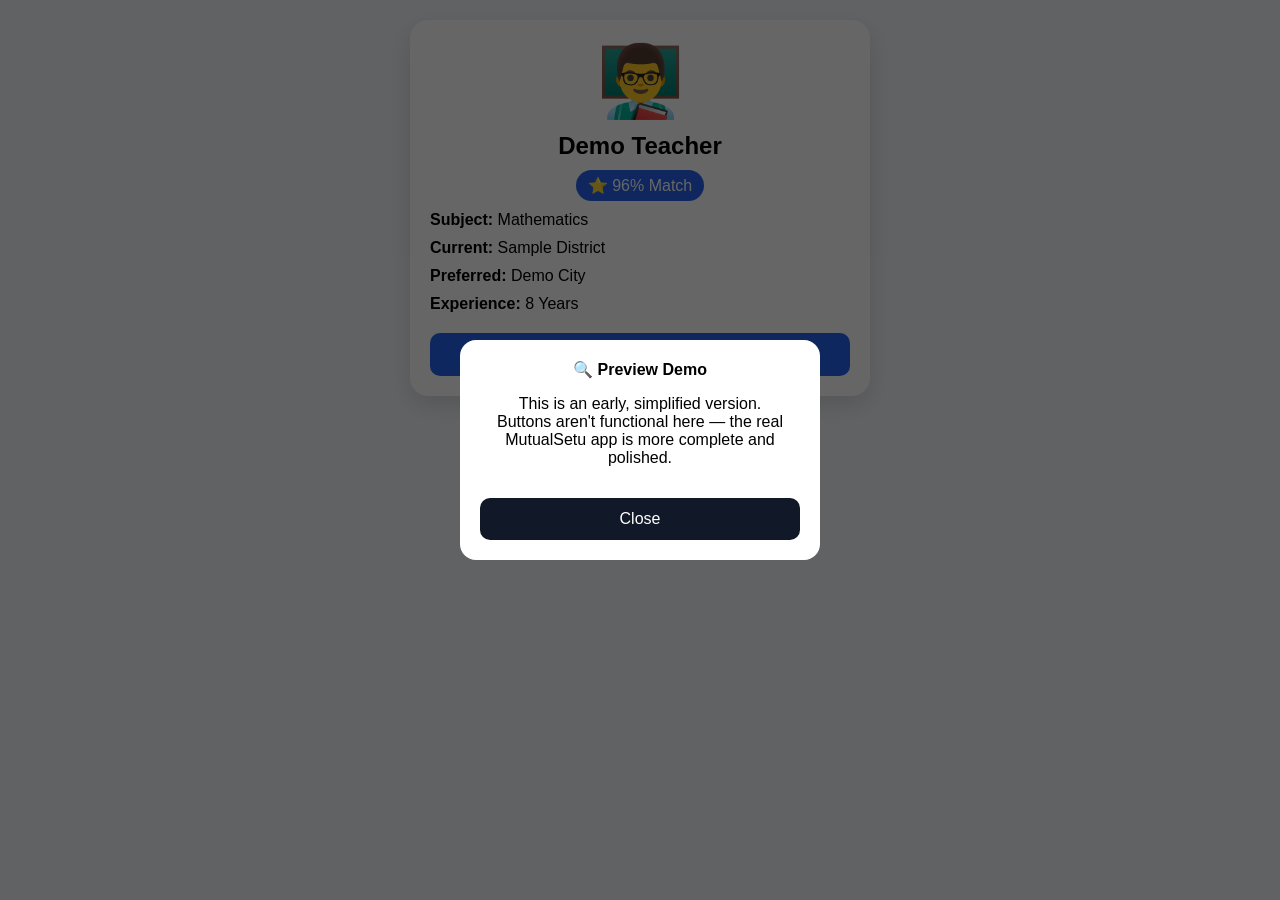
<file: teacher-profile.html>
<!DOCTYPE html>
<html lang="en">
<head>
<meta charset="UTF-8">
<meta name="viewport" content="width=device-width, initial-scale=1.0">
<title>Teacher Profile Demo</title>

<style>
body{
font-family:Inter,sans-serif;
background:#f3f6fb;
margin:0;
padding:20px;
}
.card{
max-width:420px;
margin:auto;
background:#fff;
border-radius:18px;
padding:20px;
box-shadow:0 10px 25px rgba(0,0,0,.12);
}
.avatar{
font-size:70px;
text-align:center;
}
h2{text-align:center;margin:10px 0;}
.badge{
background:#2563eb;
color:#fff;
padding:6px 12px;
border-radius:30px;
display:inline-block;
margin:auto;
}
.info p{
margin:10px 0;
}
button{
width:100%;
padding:12px;
margin-top:10px;
border:none;
border-radius:10px;
background:#2563eb;
color:#fff;
font-size:16px;
cursor:pointer;
}
.popup{
position:fixed;
inset:0;
background:rgba(0,0,0,.6);
display:flex;
justify-content:center;
align-items:center;
}
.box{
background:#fff;
padding:20px;
border-radius:16px;
max-width:320px;
text-align:center;
}
.close{
margin-top:15px;
background:#111827;
}
</style>

</head>
<body>

<div class="card">

<div class="avatar">👨‍🏫</div>

<h2>Demo Teacher</h2>

<center><span class="badge">⭐ 96% Match</span></center>

<div class="info">
<p><b>Subject:</b> Mathematics</p>
<p><b>Current:</b> Sample District</p>
<p><b>Preferred:</b> Demo City</p>
<p><b>Experience:</b> 8 Years</p>
</div>

<button onclick="demo()">❤️ Send Interest</button>

</div>

<div class="popup" id="popup">

<div class="box">

<strong>🔍 Preview Demo</strong>

<p>
This is an early, simplified version.<br>
Buttons aren't functional here — the real MutualSetu app is more complete and polished.
</p>

<button class="close" onclick="document.getElementById('popup').style.display='none'">
Close
</button>

</div>

</div>

<script>
function demo(){
alert("Demo only. Feature available in the real MutualSetu app.");
}
</script>

</body>
</html>
</file>
